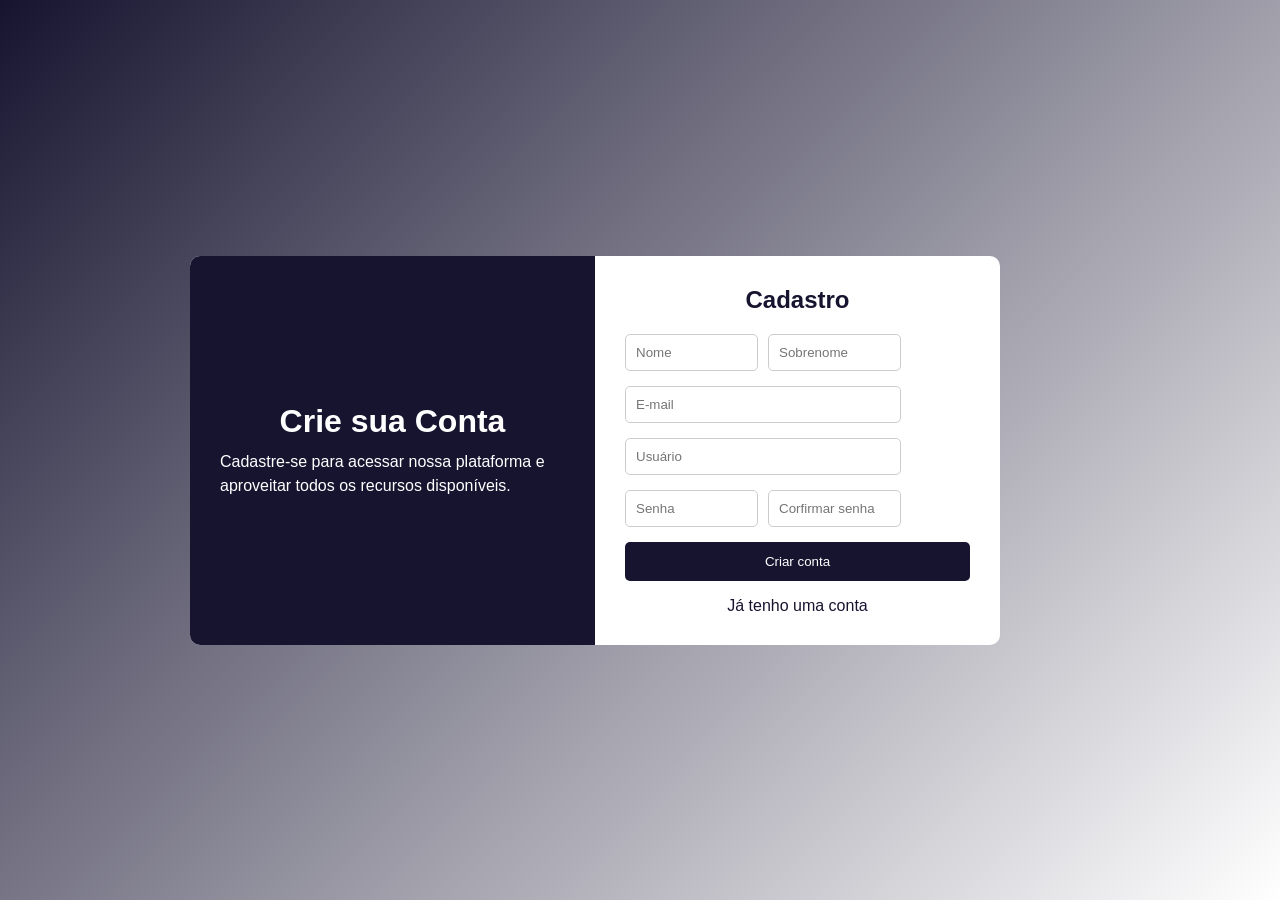
<file: cadastro.html>
<!DOCTYPE html>
<html lang="pt-br">

<head>
    <meta charset="UTF-8">
    <meta name="viewport" content="width=device-width, initial-scale=1.0">
    <title>Cadastre-se Aqui!</title>
    <link rel="stylesheet" href="cadastro.css">
    <link rel="shortcut icon" href="imagem/logo.png" type="image/x-icon">
</head>

<body>
    <main>
        <div class="container">
            <div class="div-esquerda">
                <h1>Crie sua Conta</h1>
                <p>Cadastre-se para acessar nossa plataforma e aproveitar todos os recursos disponíveis.</p>
            </div>

            <div class="div-direita">
                <h2>Cadastro</h2>

                <form action="">
                    <div class="dados">
                        <div class="form-group">
                            <input type="text" placeholder="Nome" required>
                        </div>

                        <div class="form-group">
                            <input type="text" placeholder="Sobrenome" required>
                        </div>
                    </div>

                    <div class="form-group">
                        <input type="email" placeholder="E-mail" required>
                    </div>

                    <div class="form-group">
                        <input type="text" placeholder="Usuário" required>
                    </div>

                    <div class="dados">
                        <div class="form-group">
                            <input type="password" placeholder="Senha" required>
                        </div>

                        <div class="form-group">
                            <input type="password" placeholder="Corfirmar senha" required>
                        </div>
                    </div>

                    <button class="btn">Criar conta</button>
                </form>

                <div class="links">
                    <a href="form.html">Já tenho uma conta</a>
                </div>
            </div>
        </div>
    </main>
</body>

</html>
</file>
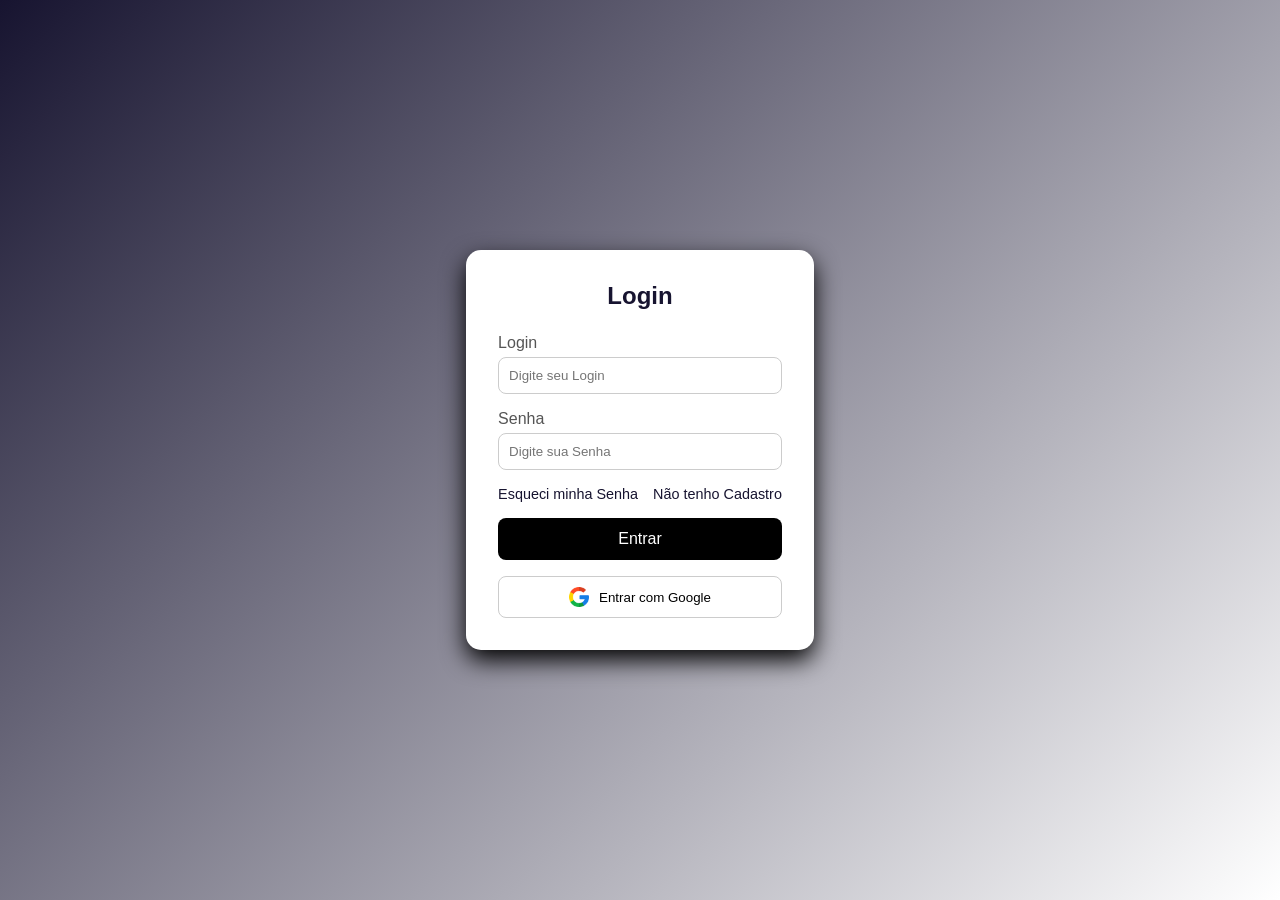
<file: form.html>
<!DOCTYPE html>
<html lang="pt-br">

<head>
    <meta charset="UTF-8">
    <meta name="viewport" content="width=device-width, initial-scale=1.0">
    <title>Faça seu Login</title>
    <link rel="stylesheet" href="form.css">
</head>

<body>
    <main>
        <div class="container">
            <h2>Login</h2>

            <form action="">
                <div class="input-group">
                    <label for="email">Login</label>
                    <input type="email" placeholder="Digite seu Login" required>
                </div>

                <div class="input-group">
                    <label for="">Senha</label>
                    <input type="password" placeholder="Digite sua Senha" required>
                </div>

                <div class="links">
                    <a href="senha.html">Esqueci minha Senha</a>
                    <a href="cadastro.html">Não tenho Cadastro</a>
                </div>

                <input type="submit" class="btn" value="Entrar">

            </form>

            <button class="google-btn">
                 <img src="imagem/google.png" alt="Icon Google">
                 Entrar com Google
            </button>
        </div>
    </main>
</body>

</html>
</file>
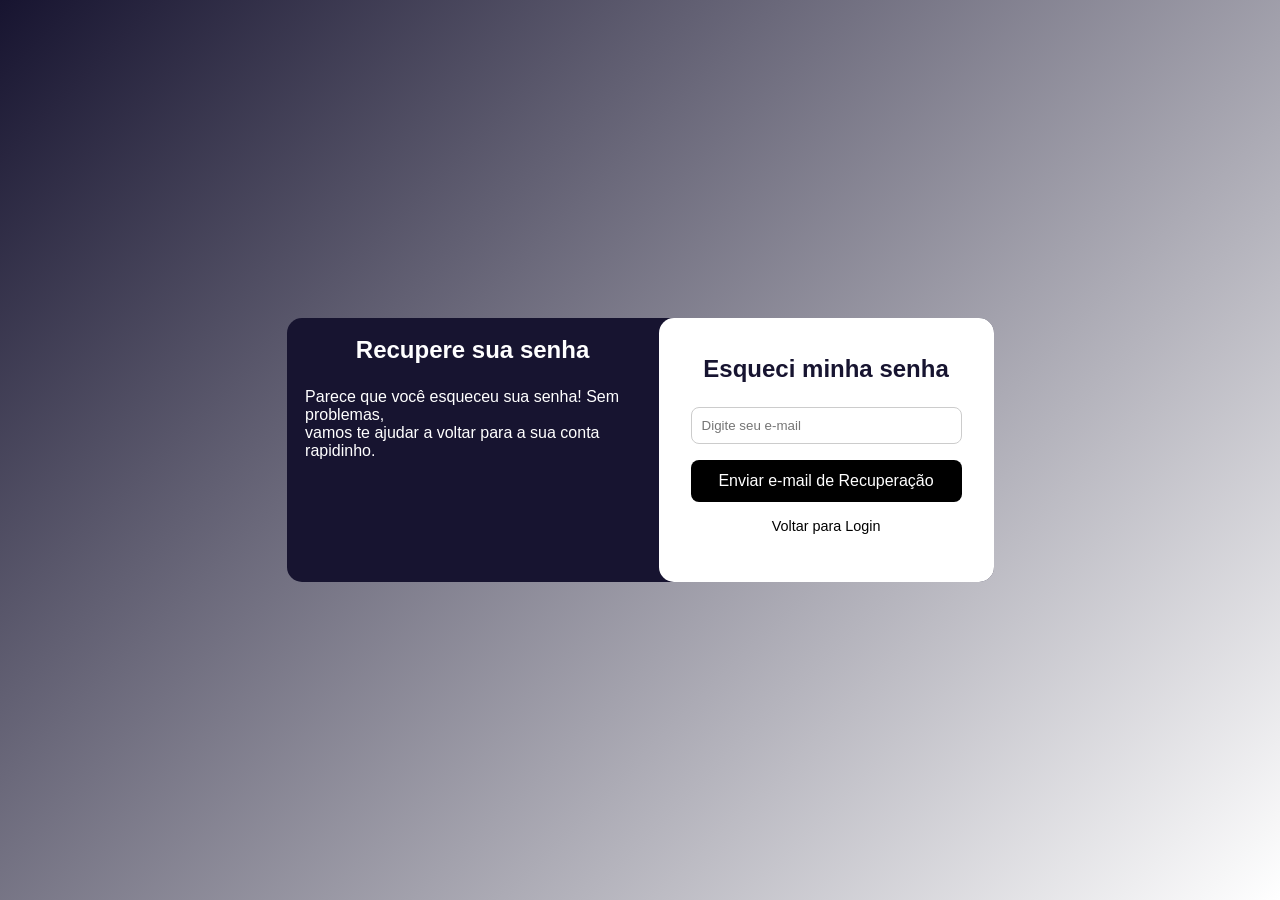
<file: senha.html>
<!DOCTYPE html>
<html lang="pt-br">

<head>
    <meta charset="UTF-8">
    <meta name="viewport" content="width=device-width, initial-scale=1.0">
    <title>Recupere sua Senha</title>
    <link rel="stylesheet" href="senha.css">
    <link rel="shortcut icon" href="imagem/logo.png" type="image/x-icon">
</head>

<body>
    <main>
        <div class="container">
            <div class="div-text">
                <h2>Recupere sua senha</h2>
                <p>Parece que você esqueceu sua senha! Sem problemas,<br> vamos te ajudar a voltar para a sua conta
                    rapidinho.</p>
            </div>

            <div class="div-form">
                <form action="">

                    <h2>Esqueci minha senha</h2>
                    <div class="input-group">
                        <input type="email" placeholder="Digite seu e-mail" required>
                    </div>

                </form>

                <button class="btn-recuperar">
                    Enviar e-mail de Recuperação
                </button>

                <div class="links">
                    <a href="form.html">Voltar para Login</a>
                </div>

            </div>
        </div>
    </main>

</body>

</html>
</file>
<file: cadastro.css>
* {
    margin: 0;
    padding: 0;
    box-sizing: border-box;
    font-family: Arial, Helvetica, sans-serif;
}

body {
    min-height: 100vh;
    display: flex;
    align-items: center;
    justify-content: center;
    background: linear-gradient(135deg, #171430, white);
}

.container {
    display: flex;
    width: 90%;
    max-width: 900px;
    background-color: white;
    border-radius: 10px;
    overflow: hidden;
}

.div-esquerda {
    width: 50%;
    background-color: #171430;
    color: white;
    padding: 30px;
    display: flex;
    flex-direction: column;
    justify-content: center;
}

.div-esquerda h1 {
    margin-bottom: 10px;
    text-align: center;
}

.div-esquerda p {
    line-height: 1.5;
}

.div-direita {
    width: 50%;
    padding: 30px;
}

.div-direita h2 {
    text-align: center;
    margin-bottom: 20px;
    color: #171430;
}

.form-group {
    margin-bottom: 15px;
}

.form-group input {
    width: 100%;
    padding: 10px;
    border: 1px solid #ccc;
    border-radius: 5px;
}

.dados {
    display: flex;
    gap: 10px;
}

.dados,
.form-group {
    width: 80%;
}

.btn {
    width: 100%;
    padding: 12px;
    border: none;
    background: #171430;
    color: white;
    border-radius: 5px;
    cursor: pointer;
    transition: 0.7s;
    margin-bottom: 1rem;
}

.btn:hover {
    background-color: #cacacd;
    color: #171430;
}

.links {
    text-align: center;
    text-decoration: none;
}

.links a {
    color: #171430;
    text-decoration: none;
}

.links a:hover {
    text-decoration: underline;
}

@media (max-width: 768px) {
    .container {
        flex-direction: column;
    }


    .div-esquerda,
    .div-direita {
        width: 100%;
    }

    .dados {
        flex-direction: column;
    }

    .dados,
    .form-group {
        width: 100%;
    }
}
</file>
<file: form.css>
* {
    margin: 0;
    padding: 0;
    box-sizing: border-box;
    font-family: Arial, Helvetica, sans-serif;
}

body {
    height: 100vh;  /*estamos dizendo ao body que queremos a altura completa (100%)*/
    display: flex;
    align-items: center;
    justify-content: center;
    background: linear-gradient(135deg, #171430, white);
}

.google-btn img {
    width: 20px;
}

.container {
    background-color: white;
    padding: 2rem;
    border-radius: 15px;
    width: 100%;
    max-width: 400px; /*define a largura minima do container em 400px*/
    box-shadow: 0 10px 25px black;
}

h2 {
    text-align: center;
    margin-bottom: 1.5rem;
    color: #171430;
}

.input-group {
    margin-bottom: 1rem;
}

.input-group label {
    display: block; /*mantendo o comportamento do elemento em bloco*/
    margin-bottom: 5px;
    color: #555;
}

.input-group input {
    width: 100%;
    padding: 10px;
    border-radius: 8px;
    border: 1px solid #ccc;
    outline: none; /*remove o contorno (borda externa) do elemento*/
    transition: 0.3s;
}

.input-group input:focus {
    border-color: #171430;
    box-shadow: 0 0 5px #555;
}

.links {
    display: flex;
    justify-content: space-between;
    gap: 15px;
    font-size: 0.9rem;
    margin-bottom: 1rem;
}

.links a {
    text-decoration: none;
    color: #171430;
}

.links a:hover {
    text-decoration: underline;
}

.btn {
    width: 100%;
    padding: 12px;
    border: none;
    border-radius: 8px;
    color: white;
    background-color: black;
    font-size: 1rem;
    cursor: pointer;
    transition: 0.3s;
}

.btn:hover {
    background-color: #bbb7e1;
    color: #171430;
}

.google-btn {
    display: flex;
    align-items: center;
    justify-content: center;
    gap: 10px;
    width: 100%;
    padding: 10px;
    border-radius: 8px;
    border: 1px solid #ccc;
    cursor: pointer;
    transition: 0.3s;
    background-color: white;
    margin-top: 1rem;
}

.google-btn:hover {
    background-color: #f5f5f5;
}

@media (max-width: 400px) {
    .container {
        padding: 1.5rem;
    }
}
</file>
<file: senha.css>
* {
    margin: 0;
    padding: 0;
    box-sizing: border-box;
    font-family: Arial, Helvetica, sans-serif;
}

body {
    height: 100vh;
    display: flex;
    align-items: center;
    justify-content: center;
    background: linear-gradient(135deg, #171430, white);
}


.container {
    background-color: #171430;
    display: flex;
    justify-content: space-evenly;
    border-radius: 15px;
}


.div-text h2 {
    color: white;
    text-align: center;
    margin-bottom: 1.5rem;
    margin-top: 5%;
    font-family: 'Gill Sans', 'Gill Sans MT', Calibri, 'Trebuchet MS', sans-serif;
}

.div-text span {
    font-weight: 600;
    font-size: 20px;
    color: #ffffff;
}

.div-text p {
    font-weight: 100;
    align-items: center;
    justify-content: center;
    margin: 5%;
    color: white;
}

.div-form {
    background-color: rgb(255, 255, 255);
    padding: 2rem;
    border-radius: 15px;
    width: 50%;
    height: 100%;
    max-width: 400px;
}

.div-form h2 {
    color: #171430;
    text-align: center;
    margin-bottom: 1.5rem;
    margin-top: 2%;
    font-family: 'Gill Sans', 'Gill Sans MT', Calibri, 'Trebuchet MS', sans-serif;
}


.input-group {
    margin-bottom: 1rem;
}

.input-group input {
    width: 100%;
    padding: 10px;
    border-radius: 8px;
    border: 1px solid #ccc;
    outline: none;
    transition: 0.3s;
}

.input-group input:focus {
    border-color: #171430;
    box-shadow: 0 0 5px #555;
}

.links {
    display: flex;
    justify-content: space-around;
    gap: 15px;
    font-size: 0.9rem;
    margin-bottom: 1rem;
}

.links a {
    text-decoration: none;
    color: black;
    list-style: none;
}

.links a:hover {
    text-decoration: underline;
}

.btn-recuperar {
    width: 100%;
    padding: 12px;
    border: none;
    border-radius: 8px;
    color: white;
    background-color: black;
    font-size: 1rem;
    cursor: pointer;
    transition: 0.3rem;
    margin-bottom: 1rem;
}

.btn-recuperar:hover {
    background-color: #ffffff;
    color: black;
}



@media (max-width: 400px) {
    .container {
        padding: 1.5rem;
    }
}
</file>
